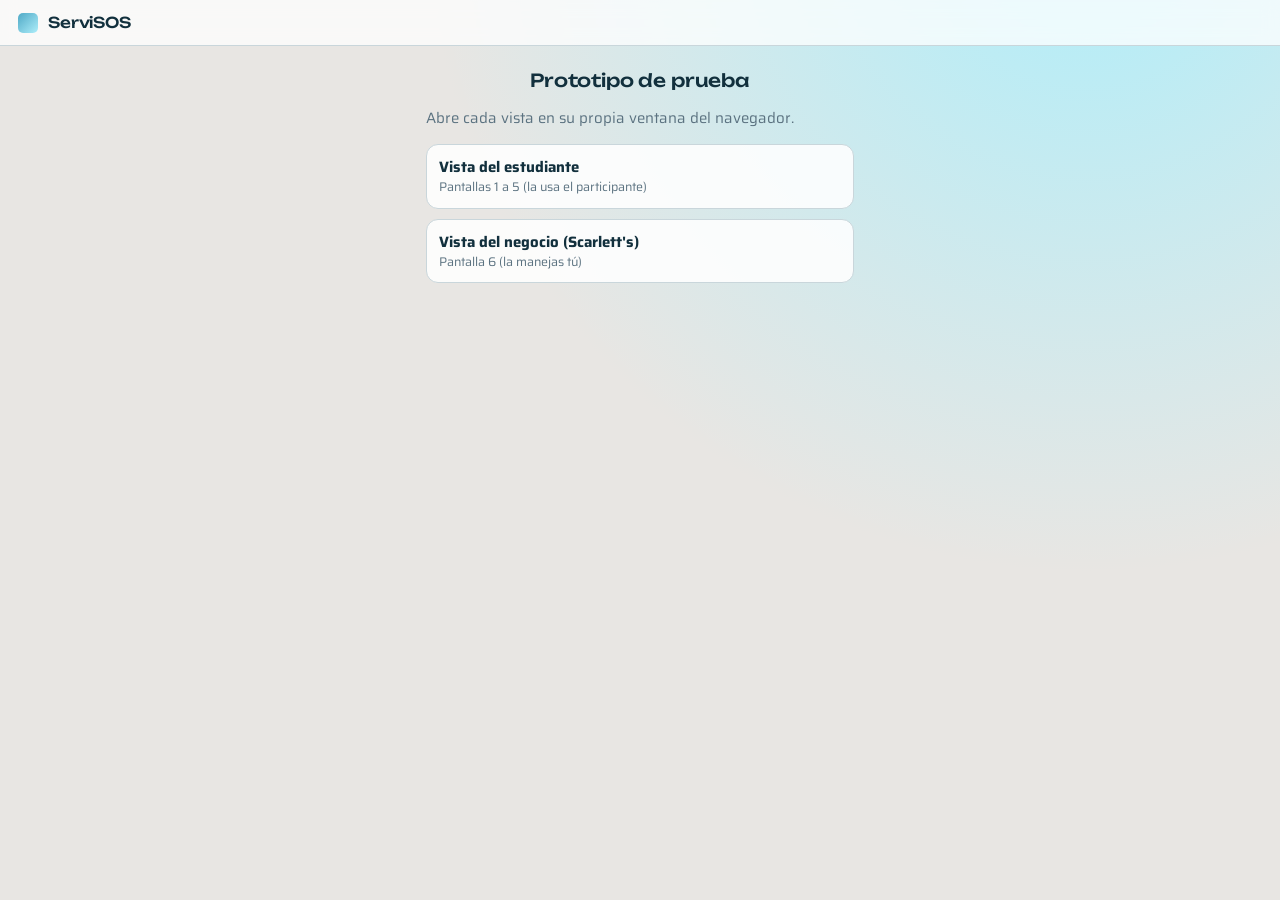
<file: index.html>
<!DOCTYPE html><html lang="es"><head><meta charset="utf-8"><meta name="viewport" content="width=device-width,initial-scale=1"><title>ServiSOS</title>
<link href="https://fonts.googleapis.com/css2?family=Saira:wght@400;500;600&family=Unbounded:wght@500&display=swap" rel="stylesheet">
<link rel="stylesheet" href="css/base.css"></head>
<body><header class="top"><span class="logo"></span><strong class="brand">ServiSOS</strong></header>
<main><h2>Prototipo de prueba</h2><p class="mut">Abre cada vista en su propia ventana del navegador.</p>
<a class="card" href="estudiante.html"><div><b>Vista del estudiante</b><small>Pantallas 1 a 5 (la usa el participante)</small></div></a>
<a class="card" href="negocio.html"><div><b>Vista del negocio (Scarlett's)</b><small>Pantalla 6 (la manejas tú)</small></div></a></main></body></html>
</file>
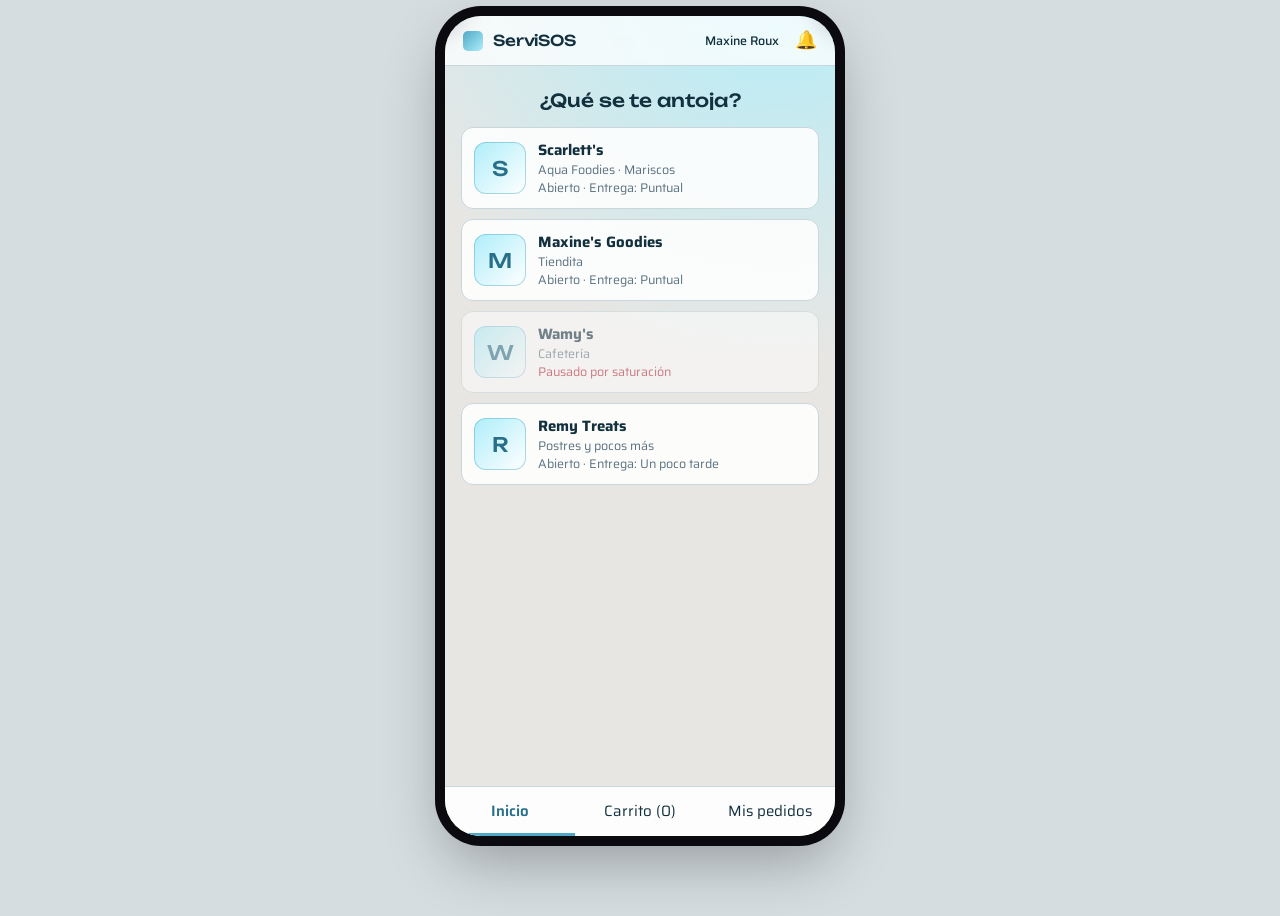
<file: estudiante.html>
<!DOCTYPE html><html lang="es"><head><meta charset="utf-8"><meta name="viewport" content="width=device-width,initial-scale=1"><title>ServiSOS · Estudiante</title>
<link href="https://fonts.googleapis.com/css2?family=Saira:wght@400;500;600&family=Unbounded:wght@500&display=swap" rel="stylesheet">
<link rel="stylesheet" href="css/base.css"><link rel="stylesheet" href="css/estudiante.css"></head>
<body class="movil"><div class="tel"><header class="top"><span class="logo"></span><strong class="brand">ServiSOS</strong><span class="sp"></span><small id="usr"></small><button class="link" id="snd" data-act="snd" title="Sonido y vibración">🔔</button></header>
<div id="toast" data-act="pedidos"></div>
<main id="app"></main><nav id="nav"></nav></div><script type="module" src="js/estudiante.js"></script></body></html>
</file>
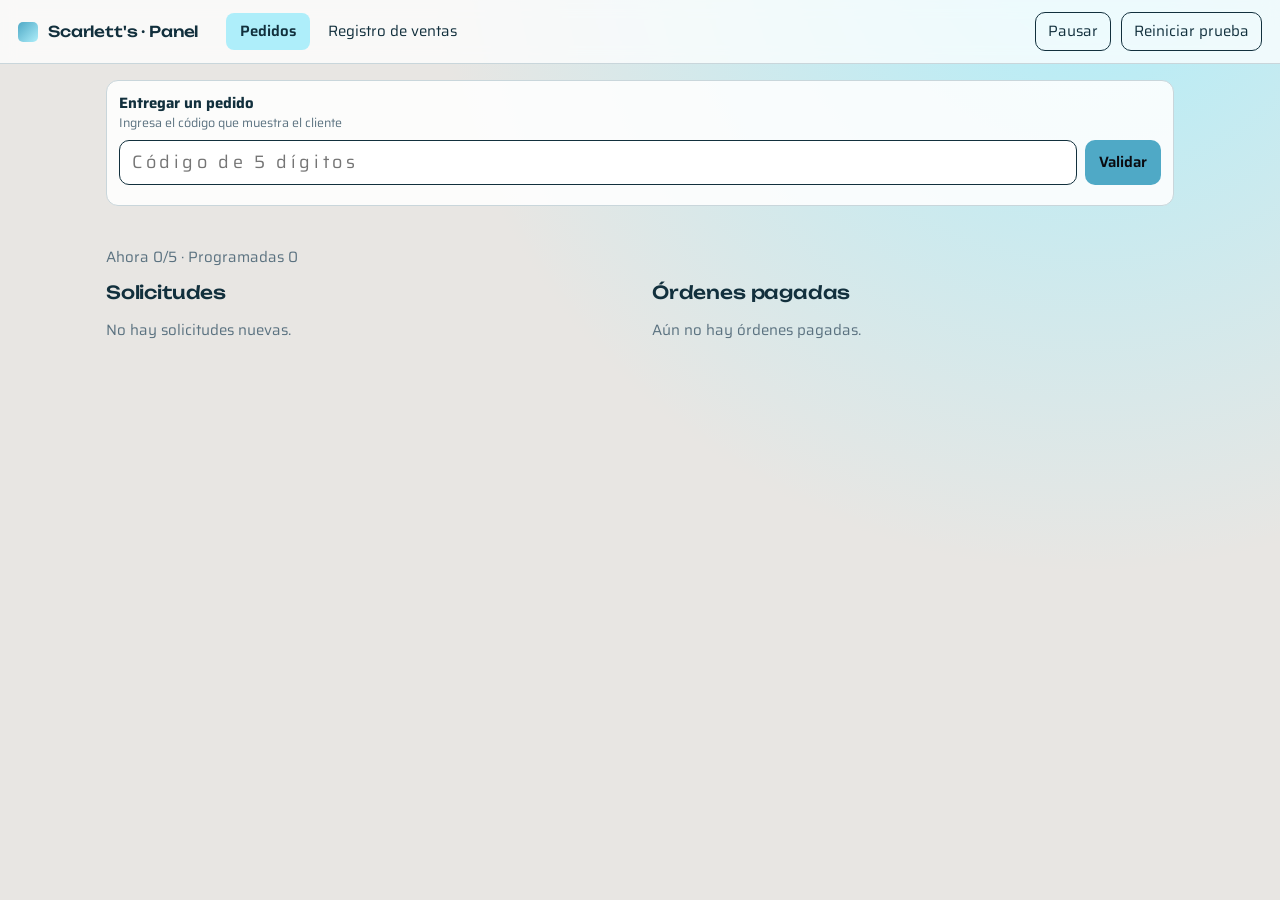
<file: negocio.html>
<!DOCTYPE html><html lang="es"><head><meta charset="utf-8"><meta name="viewport" content="width=device-width,initial-scale=1"><title>ServiSOS · Panel del negocio</title>
<link href="https://fonts.googleapis.com/css2?family=Saira:wght@400;500;600&family=Unbounded:wght@500&display=swap" rel="stylesheet">
<link rel="stylesheet" href="css/base.css"><link rel="stylesheet" href="css/negocio.css"></head>
<body class="web"><header class="top"><span class="logo"></span><strong class="brand">Scarlett's · Panel</strong>
<nav class="tabs"><button data-tab="pedidos" class="on">Pedidos</button><button data-tab="ventas">Registro de ventas</button></nav><span class="sp"></span>
<button class="ghost" id="pausa"></button><button class="ghost" id="reset">Reiniciar prueba</button></header>
<section class="valid" id="valid"><div class="ord"><b>Entregar un pedido</b><small>Ingresa el código que muestra el cliente</small><div class="cod"><input id="codigo" inputmode="numeric" maxlength="5" placeholder="Código de 5 dígitos" autocomplete="off"><button class="primary" id="validar">Validar</button></div><div id="msg" style="margin-top:8px"></div></div></section>
<main id="app"></main><script type="module" src="js/negocio.js"></script></body></html>
</file>
<file: css/base.css>
:root{--opalo:#4FA9C6;--claro:#AEEEFA;--abismo:#0A0A0F;--essence:#6B2D5C;--interfaz:#E8E6E3;--rojo:#B51F32;--ink:#12303D;--prof:#2A6F8A;--verde:#2F7A57;--ambar:#8A5200;--mut:#5B7280;--borde:#c9d6db}
*{box-sizing:border-box}
body{margin:0;min-height:100vh;color:var(--ink);font:15px/1.4 Saira,system-ui,sans-serif;background:radial-gradient(circle at 85% -10%,var(--claro),transparent 45%),var(--interfaz)}
h2,.brand,.big{font-family:Unbounded,'Clash Display',Saira,sans-serif;font-weight:500;letter-spacing:-.01em}
h2{font-size:18px;margin:6px 0 14px}
main>h2{text-align:center}
.top{display:flex;align-items:center;gap:10px;padding:12px 18px;background:rgba(255,255,255,.75);backdrop-filter:blur(8px);border-bottom:1px solid var(--borde);position:sticky;top:0;z-index:5}
.top .sp{flex:1}
.logo{width:20px;height:20px;border-radius:5px;background:linear-gradient(135deg,var(--opalo),var(--claro))}
main{max-width:460px;margin:0 auto;padding:16px 16px 96px}
button{font:inherit;color:inherit;cursor:pointer}
a{color:inherit;text-decoration:none}
.card,.row,.ord{display:flex;gap:12px;align-items:center;width:100%;text-align:left;padding:12px;margin:0 0 10px;background:rgba(255,255,255,.88);border:1px solid var(--borde);border-radius:12px}
.card:hover{border-color:var(--opalo)}.card.off{opacity:.55;cursor:not-allowed}
.ph{width:52px;height:52px;border-radius:12px;background:linear-gradient(135deg,var(--claro),#fff);box-shadow:inset 0 0 0 1px rgba(79,169,198,.45);flex:none;display:grid;place-items:center;font:500 20px Unbounded,Saira,sans-serif;color:var(--prof)}
small{display:block;color:var(--mut)}
.rojo{color:var(--rojo)}.ambar{color:var(--ambar)}.verde{color:var(--verde)}.mut{color:var(--mut)}
.primary{background:var(--opalo);color:var(--abismo);border:0;border-radius:10px;padding:10px 14px;font-weight:600}
.primary:disabled{background:#d3d1cc;color:var(--mut);cursor:not-allowed}
.ghost{background:transparent;border:1px solid var(--ink);border-radius:10px;padding:8px 12px}
.peligro{background:transparent;border:1px solid var(--rojo);color:var(--rojo);border-radius:10px;padding:9px 12px}
.foot{width:100%;padding:14px;margin-top:6px}
.chip{display:inline-block;padding:3px 10px;border-radius:99px;font-size:13px;border:1px solid var(--opalo);background:var(--claro)}
.chip.recibida{background:transparent;border-style:dashed}.chip.lista{background:var(--opalo)}.chip.entregada,.chip.cancelada{background:#ddd;border-color:#bbb;color:var(--mut)}
.alerta{background:var(--rojo);color:#fff;padding:12px 14px;border-radius:10px;font-weight:500}
.modal{position:fixed;inset:0;background:rgba(10,10,15,.5);display:grid;place-items:center;z-index:20;padding:20px}
.modal>div{background:#fff;border-radius:14px;padding:20px;max-width:340px;width:100%}
.btns{display:flex;gap:8px;flex-wrap:wrap;margin-top:10px}.btns>*{flex:1}
.spin{display:inline-block;width:12px;height:12px;border:2px dashed var(--mut);border-radius:50%;animation:g 1.2s linear infinite;vertical-align:-1px}
@keyframes g{to{transform:rotate(360deg)}}

.chip.norecogida,.chip.canceladaneg{background:#f6dfe2;border-color:var(--rojo);color:var(--rojo)}
.bono{background:#e4f6ee;border:1px solid var(--verde);color:var(--verde);padding:10px 12px;border-radius:10px;margin-bottom:12px;font-weight:500}
</file>
<file: css/estudiante.css>
.bar{display:flex;align-items:center;gap:10px;margin-bottom:12px}.bar b,.bar h2{flex:1;text-align:center}
.link{background:none;border:0;font-size:20px}
.seg{display:flex;gap:8px;margin-bottom:12px}.seg button{flex:1;padding:9px;border:1px solid var(--ink);border-radius:10px;background:transparent}
.seg .on{background:var(--claro);border:2px solid var(--opalo);font-weight:600}
.hora{display:flex;justify-content:space-between;align-items:center;margin-bottom:12px}.hora select{font:inherit;padding:6px;border-radius:8px}
.row>div:first-child,.ord>div:first-child,.card>div:not(.ph){flex:1}
.det{width:100%;border-collapse:collapse;margin:8px 0}.det td{padding:7px 0;border-bottom:1px solid var(--borde);vertical-align:top}.det td:first-child{color:var(--mut);padding-right:14px;white-space:nowrap}.row.off{opacity:.6}
.qty{display:flex;align-items:center;gap:8px}.qty button{width:30px;height:30px;border-radius:8px;border:0;background:var(--opalo)}.qty i{min-width:16px;text-align:center;font-style:normal}
.code{display:flex;justify-content:space-between;align-items:center;gap:10px;padding:12px;background:var(--claro);border:2px solid var(--opalo);border-radius:12px;margin:8px 0 10px}
.code b{font-family:Unbounded,sans-serif;font-size:18px}
.sol{display:block}.sol.cambio{border:2px solid var(--ambar)}
.tot{display:flex;justify-content:space-between;font-weight:600;margin:12px 2px}
#nav{position:fixed;left:0;right:0;bottom:0;display:flex;justify-content:center;background:rgba(255,255,255,.92);border-top:1px solid var(--borde);z-index:6}
#nav button{flex:1;max-width:153px;padding:14px 4px;background:none;border:0}
#nav .on{font-weight:600;color:var(--prof);box-shadow:inset 0 -3px var(--opalo)}
#toast{display:none;position:absolute;left:12px;right:12px;top:60px;z-index:30;background:var(--abismo);color:#fff;border-radius:12px;padding:12px 14px;cursor:pointer;box-shadow:0 8px 24px rgba(0,0,0,.35)}#toast small{display:block}
#snd{font-size:18px;padding:0 0 0 6px}
.tel.sacude{animation:sacude .7s}
@keyframes sacude{0%,100%{transform:translateX(0)}10%,50%,90%{transform:translateX(-8px) rotate(-.6deg)}30%,70%{transform:translateX(8px) rotate(.6deg)}}
/* Vista móvil: marco de celular en pantallas grandes, pantalla completa en el teléfono */
body.movil{background:#d5dde1}
.tel{position:relative;display:flex;flex-direction:column;width:390px;height:calc(100vh - 32px);max-height:820px;margin:16px auto;border-radius:36px;overflow:hidden;box-shadow:0 0 0 10px var(--abismo),0 24px 60px rgba(0,0,0,.3);background:radial-gradient(circle at 85% -10%,var(--claro),transparent 45%),var(--interfaz)}
.tel .top{position:static}.tel .top small{color:var(--ink);font-weight:500}
.tel main{flex:1;overflow-y:auto;max-width:none;margin:0;padding:16px}
.tel #nav{position:static}.tel #nav button{max-width:none}
.tel .modal{position:absolute}
@media(max-width:480px){body.movil{background:none}.tel{width:100%;height:100vh;max-height:none;margin:0;border-radius:0;box-shadow:none}}

.code span{flex:1}.code .ghost{padding:6px 10px;font-size:13px;background:#fff}
</file>
<file: css/negocio.css>
main{max-width:1100px;padding-bottom:40px}.ord{display:block}
.big{font-size:30px;margin:6px 0}
.ctl{display:flex;align-items:center;gap:10px;margin:8px 0}
.menos{width:34px;height:34px;border-radius:50%;border:0;background:var(--rojo);color:#fff;font-weight:600}
.oval{display:flex;gap:6px;padding:4px;border:1px solid var(--ink);border-radius:99px;background:#f4f3f1}
.oval button{border:0;border-radius:99px;background:var(--opalo);padding:5px 14px;font-weight:600}
.cap{margin-bottom:12px}
.valid{max-width:1100px;margin:16px auto 0;padding:0 16px}
.cod{display:flex;gap:8px;margin-top:8px}.cod input{flex:1;font:inherit;font-size:18px;letter-spacing:.2em;padding:9px 12px;border:1px solid var(--ink);border-radius:10px;background:#fff}

.grid{display:grid;grid-template-columns:1fr 1fr;gap:24px}.grid h2{margin-top:0}
@media(max-width:820px){.grid{grid-template-columns:1fr}}
.tabs{display:flex;gap:4px;margin-left:18px}.tabs button{background:none;border:0;padding:8px 14px;border-radius:8px}.tabs .on{background:var(--claro);font-weight:600}
.resumen{display:flex;flex-wrap:wrap;gap:12px;margin-bottom:16px}.resumen>div{flex:1;min-width:150px;background:rgba(255,255,255,.9);border:1px solid var(--borde);border-radius:12px;padding:12px 14px}.resumen b{font:500 22px Unbounded,sans-serif;display:block}
.tblw{overflow-x:auto}.tbl{width:100%;border-collapse:collapse;background:rgba(255,255,255,.92);border:1px solid var(--borde)}
.tbl th{text-align:left;font-weight:600;color:var(--mut);font-size:13px;padding:10px 12px;background:#f4f7f8;border-bottom:1px solid var(--borde)}
.tbl td{padding:10px 12px;border-bottom:1px solid var(--borde);vertical-align:top}
</file>
